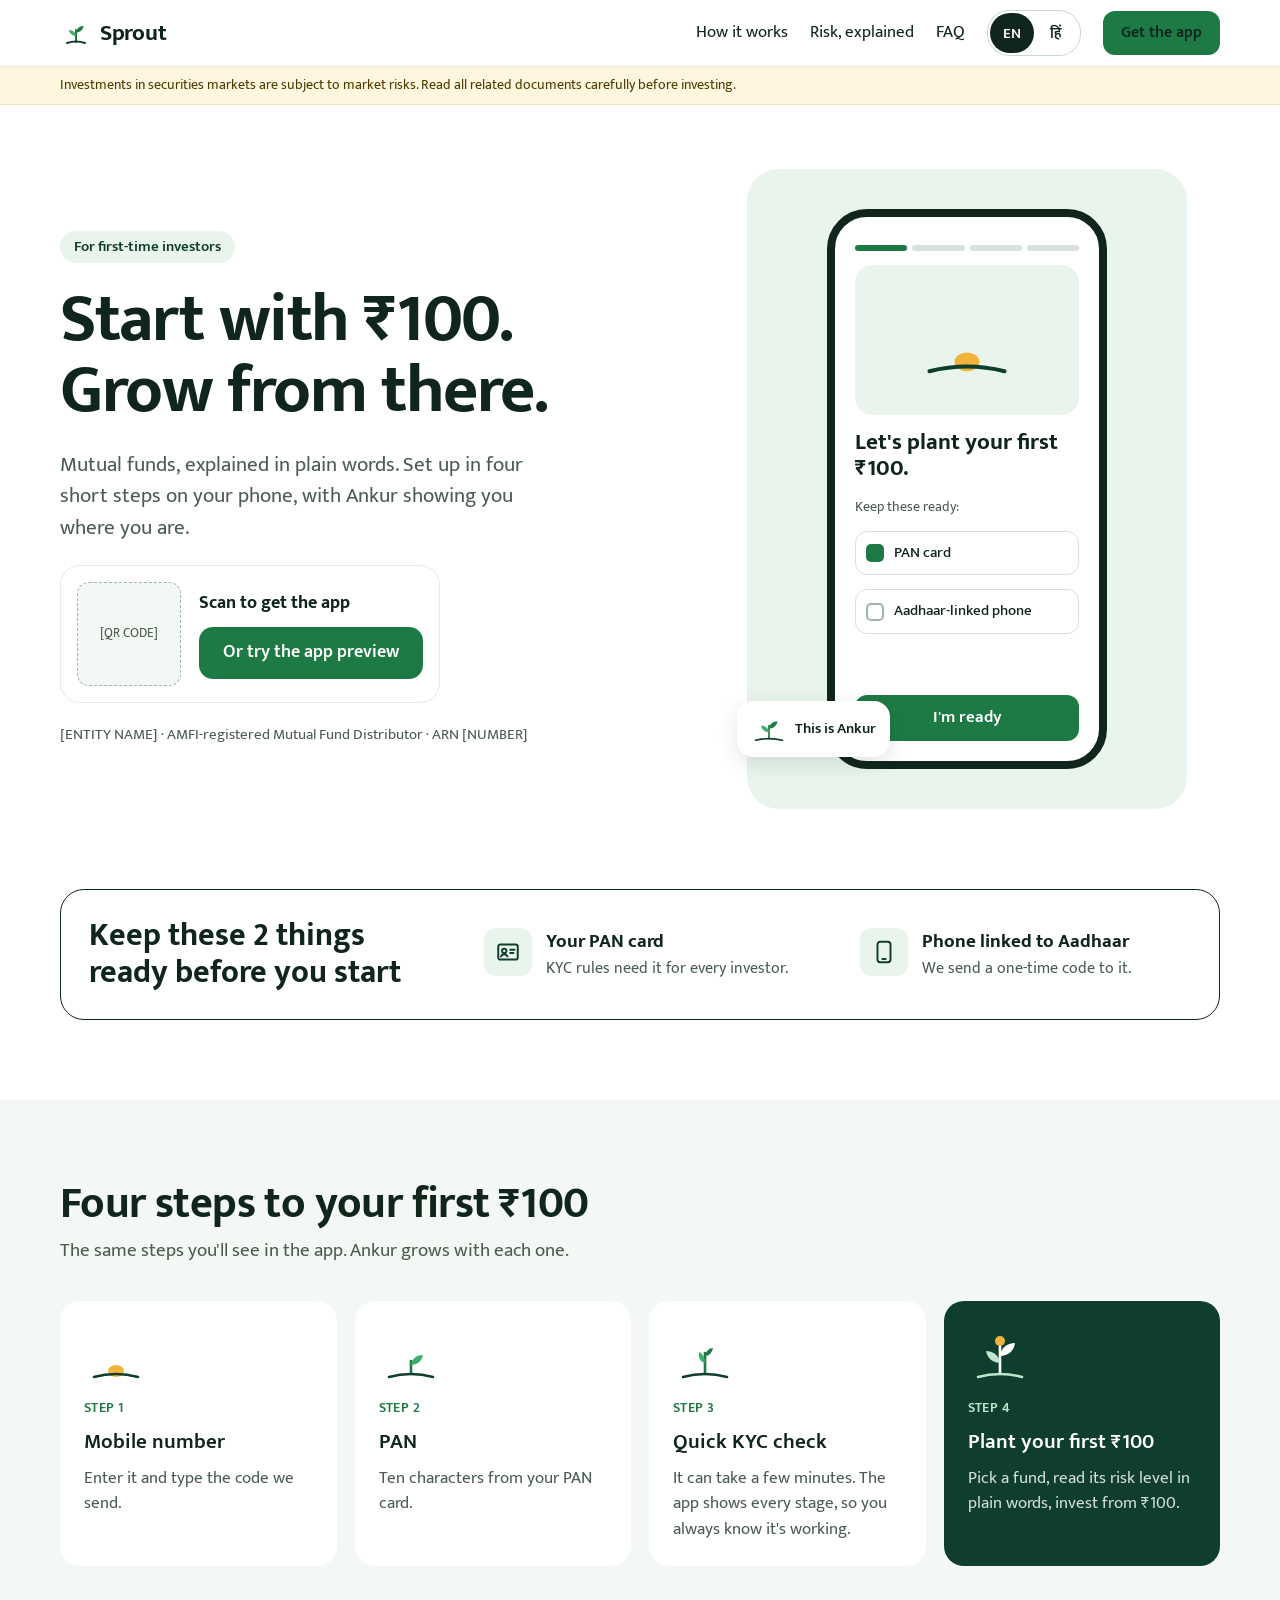
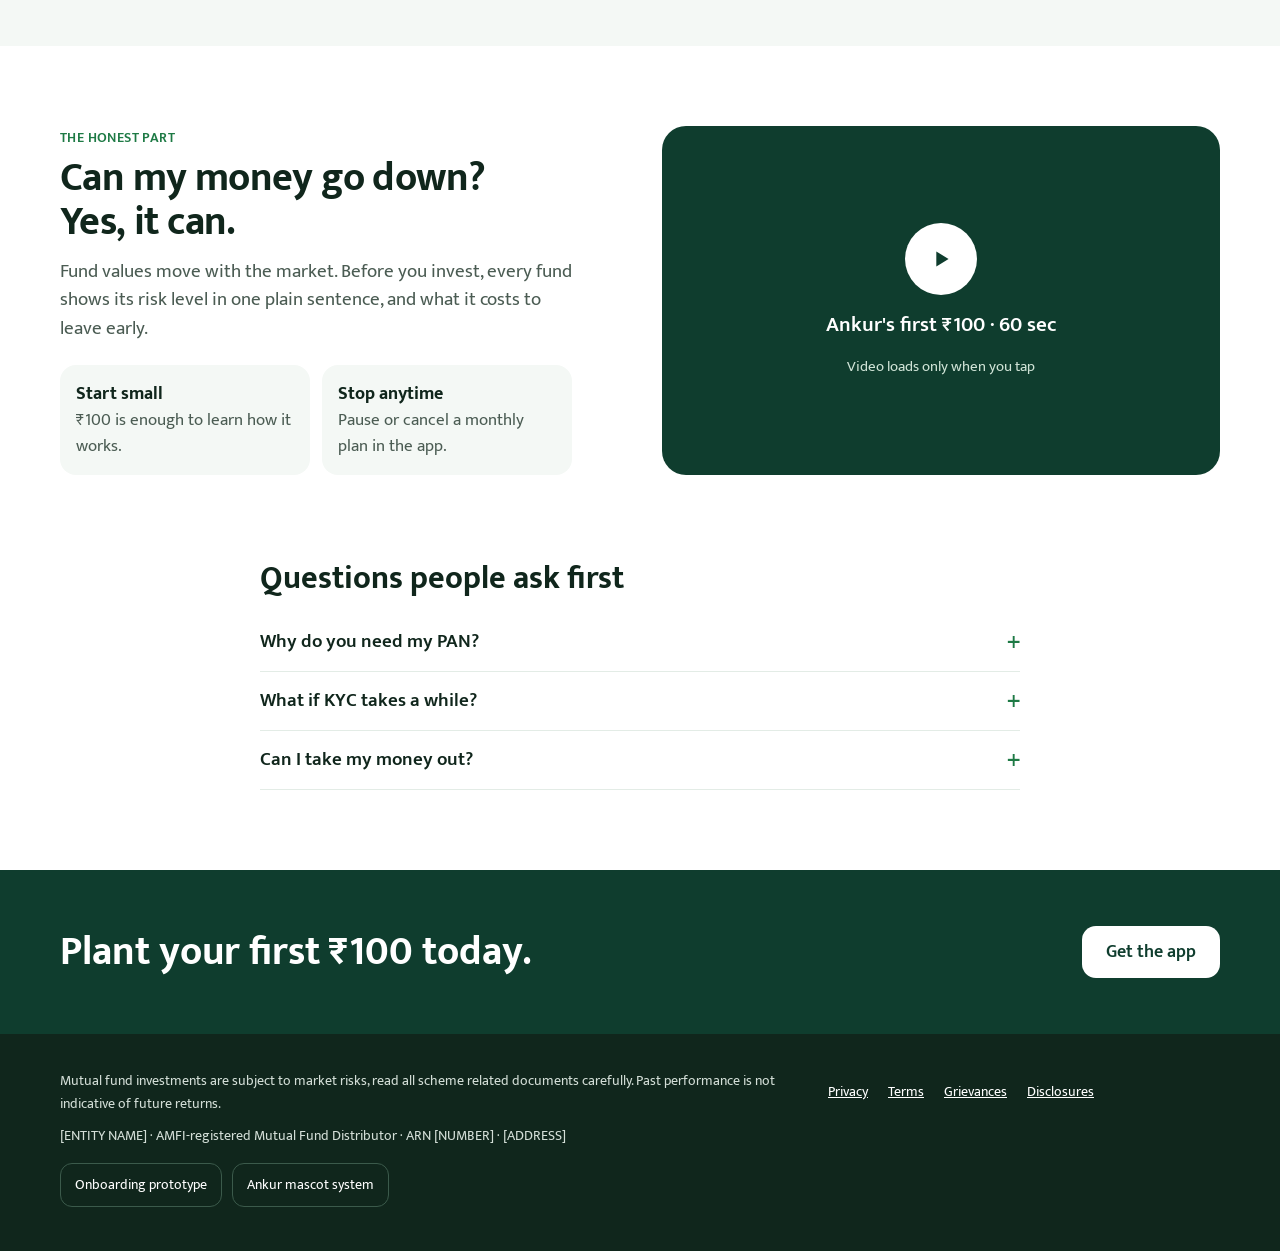
<file: public/index.html>
<!doctype html>
<html lang="en">
<head>
<meta charset="utf-8">
<meta name="viewport" content="width=device-width, initial-scale=1">
<title>Sprout — Start investing with ₹100</title>
<meta name="description" content="Sprout is a mobile investing app for first-time investors in India. Start mutual funds from ₹100.">
<link rel="icon" href="assets/favicon.svg" type="image/svg+xml">
<link rel="preconnect" href="https://fonts.googleapis.com">
<link rel="preconnect" href="https://fonts.gstatic.com" crossorigin>
<link rel="stylesheet" href="https://fonts.googleapis.com/css2?family=Mukta:wght@400;500;600;700&display=swap">
<link rel="stylesheet" href="assets/style.css">
</head>
<body>

<header class="site-header">
<div class="wrap">
<a href="#top" class="logo">
<svg width="32" height="32" viewBox="0 0 64 64" aria-hidden="true"><path d="M32 50 V26" stroke="#1E7A45" stroke-width="4" stroke-linecap="round"/><path d="M32 38 C25 38 19 33 18 26 C25 26 31 30 32 38 Z" fill="#3FAE6A"/><path d="M32 31 C33 23 39 18 47 18 C46 26 40 31 32 31 Z" fill="#1E7A45"/><path d="M14 52 Q32 46 50 52" fill="none" stroke="#0F3D2E" stroke-width="4" stroke-linecap="round"/></svg>
Sprout</a>
<nav class="nav" aria-label="Main">
<a class="link tap" href="#how">How it works</a>
<a class="link tap" href="#honest">Risk, explained</a>
<a class="link tap" href="#faq">FAQ</a>
<div class="lang" role="group" aria-label="Language">
<button type="button" data-lang="en" aria-pressed="true">EN</button>
<button type="button" data-lang="hi" aria-pressed="false">हिं</button>
</div>
<a class="btn btn-primary cta link" href="app/1.html">Get the app</a>
</nav>
</div>
</header>

<div class="disclaimer"><p data-en="Investments in securities markets are subject to market risks. Read all related documents carefully before investing." data-hi="प्रतिभूति बाज़ार में निवेश बाज़ार जोखिमों के अधीन है। निवेश से पहले सभी संबंधित दस्तावेज़ ध्यान से पढ़ें।">Investments in securities markets are subject to market risks. Read all related documents carefully before investing.</p></div>

<main id="top">
<section class="wrap hero">
<div class="hero-copy">
<span class="pill" data-en="For first-time investors" data-hi="पहली बार निवेश करने वालों के लिए">For first-time investors</span>
<h1 data-en="Start with ₹100.<br>Grow from there." data-hi="₹100 से शुरुआत करें।<br>फिर बढ़ते जाएँ।">Start with ₹100.<br>Grow from there.</h1>
<p class="lede" data-en="Mutual funds, explained in plain words. Set up in four short steps on your phone, with Ankur showing you where you are." data-hi="म्यूचुअल फंड, आसान शब्दों में। फ़ोन पर चार छोटे कदमों में शुरू करें, और अंकुर आपको हर कदम दिखाएगा।">Mutual funds, explained in plain words. Set up in four short steps on your phone, with Ankur showing you where you are.</p>
<div class="qr-box">
<div class="qr" role="img" aria-label="QR code placeholder">[QR CODE]</div>
<div style="display:flex;flex-direction:column;gap:10px">
<b style="font-size:18px" data-en="Scan to get the app" data-hi="ऐप पाने के लिए स्कैन करें">Scan to get the app</b>
<a class="btn btn-primary" href="app/1.html" data-en="Or try the app preview" data-hi="या ऐप का प्रीव्यू देखें">Or try the app preview</a>
</div>
</div>
<div class="mobile-cta">
<a class="btn btn-primary btn-block" href="app/1.html" data-en="Get the app" data-hi="ऐप डाउनलोड करें">Get the app</a>
<a class="btn btn-outline btn-block" href="#how" data-en="See the 4 steps" data-hi="4 कदम देखें">See the 4 steps</a>
</div>
<p class="muted" style="font-size:14.5px">[ENTITY NAME] · AMFI-registered Mutual Fund Distributor · ARN [NUMBER]</p>
</div>

<div class="hero-art">
<div class="stage">
<div class="big-ankur" style="text-align:center">
<svg width="150" height="150" viewBox="0 0 64 64" role="img" aria-label="Ankur, a small sprout with two leaves" style="margin:0 auto"><g class="sway"><path d="M32 49 V26" stroke="#1E7A45" stroke-width="2.6" stroke-linecap="round"/><path d="M32 38 C25 38 19 33 18 26 C25 26 31 30 32 38 Z" fill="#3FAE6A"/><path d="M32 31 C33 23 39 18 47 18 C46 26 40 31 32 31 Z" fill="#1E7A45"/></g><ellipse cx="32" cy="51" rx="6" ry="3" fill="#F2B33D"/><path d="M8 52 Q32 46 56 52" fill="none" stroke="#0F3D2E" stroke-width="2.6" stroke-linecap="round"/></svg>
<span style="font-size:15px;color:#0F3D2E;font-weight:500">Meet Ankur. It grows as you go.</span>
</div>
<div class="mini-phone" role="img" aria-label="Preview of the first app screen">
<div class="bar"><span class="on"></span><span></span><span></span><span></span></div>
<div style="background:#E8F4EC;border-radius:18px;height:150px;display:flex;align-items:center;justify-content:center">
<svg width="100" height="100" viewBox="0 0 64 64" aria-hidden="true"><ellipse cx="32" cy="46" rx="8" ry="6" fill="#F2B33D"/><path d="M8 52 Q32 46 56 52" fill="none" stroke="#0F3D2E" stroke-width="2.6" stroke-linecap="round"/></svg>
</div>
<div style="font-size:23px;line-height:1.15;font-weight:700">Let's plant your first ₹100.</div>
<div class="muted" style="font-size:14px">Keep these ready:</div>
<div class="mini-row"><span style="width:18px;height:18px;border-radius:5px;background:#1E7A45"></span>PAN card</div>
<div class="mini-row"><span style="width:18px;height:18px;border-radius:5px;border:2px solid #9FB6A8"></span>Aadhaar-linked phone</div>
<div style="margin-top:auto;background:#1E7A45;color:#fff;border-radius:12px;height:46px;display:flex;align-items:center;justify-content:center;font-weight:600">I'm ready</div>
</div>
<div class="badge-float">
<svg width="36" height="36" viewBox="0 0 64 64" aria-hidden="true"><g class="sway"><path d="M32 49 V26" stroke="#1E7A45" stroke-width="3" stroke-linecap="round"/><path d="M32 38 C25 38 19 33 18 26 C25 26 31 30 32 38 Z" fill="#3FAE6A"/><path d="M32 31 C33 23 39 18 47 18 C46 26 40 31 32 31 Z" fill="#1E7A45"/></g><path d="M8 52 Q32 46 56 52" fill="none" stroke="#0F3D2E" stroke-width="3" stroke-linecap="round"/></svg>
This is Ankur
</div>
</div>
</div>
</section>

<section class="wrap" aria-labelledby="ready" style="padding-bottom:80px">
<div class="ready">
<h2 id="ready">Keep these 2 things ready before you start</h2>
<div class="ready-item">
<div class="ico"><svg width="26" height="26" viewBox="0 0 24 24" fill="none" stroke="#0F3D2E" stroke-width="1.8" stroke-linecap="round" stroke-linejoin="round" aria-hidden="true"><rect x="3" y="5" width="18" height="14" rx="2"/><circle cx="8.5" cy="11" r="2"/><path d="M5.5 16c.6-1.4 1.7-2 3-2s2.4.6 3 2M14 10h4M14 13h3"/></svg></div>
<div><b style="font-size:19px">Your PAN card</b><div class="muted" style="font-size:16px">KYC rules need it for every investor.</div></div>
</div>
<div class="ready-item">
<div class="ico"><svg width="26" height="26" viewBox="0 0 24 24" fill="none" stroke="#0F3D2E" stroke-width="1.8" stroke-linecap="round" stroke-linejoin="round" aria-hidden="true"><rect x="6" y="2.5" width="12" height="19" rx="2.5"/><path d="M10.5 18.5h3"/></svg></div>
<div><b style="font-size:19px">Phone linked to Aadhaar</b><div class="muted" style="font-size:16px">We send a one-time code to it.</div></div>
</div>
</div>
</section>

<section id="how" aria-labelledby="howh" style="background:#F4F8F5">
<div class="wrap section">
<h2 id="howh" class="h2">Four steps to your first ₹100</h2>
<p class="muted" style="font-size:19px;margin-top:8px">The same steps you'll see in the app. Ankur grows with each one.</p>
<ol class="steps">
<li><svg width="64" height="64" viewBox="0 0 64 64" aria-hidden="true"><ellipse cx="32" cy="46" rx="8" ry="6" fill="#F2B33D"/><path d="M10 52 Q32 46 54 52" fill="none" stroke="#0F3D2E" stroke-width="2.6" stroke-linecap="round"/></svg><span class="eyebrow">Step 1</span><span class="t">Mobile number</span><span class="muted">Enter it and type the code we send.</span></li>
<li><svg width="64" height="64" viewBox="0 0 64 64" aria-hidden="true"><path d="M32 49 V36" stroke="#1E7A45" stroke-width="2.6" stroke-linecap="round"/><path d="M32 40 C33 33 38 30 44 30 C43 36 38 40 32 40 Z" fill="#3FAE6A"/><path d="M10 52 Q32 46 54 52" fill="none" stroke="#0F3D2E" stroke-width="2.6" stroke-linecap="round"/></svg><span class="eyebrow">Step 2</span><span class="t">PAN</span><span class="muted">Ten characters from your PAN card.</span></li>
<li><svg width="64" height="64" viewBox="0 0 64 64" aria-hidden="true"><path d="M32 49 V28" stroke="#1E7A45" stroke-width="2.6" stroke-linecap="round"/><path d="M32 38 C27 37 25 32 26 27 C30 29 32 33 32 38 Z" fill="#3FAE6A"/><path d="M32 31 C33 26 36 23 40 23 C39 28 36 31 32 31 Z" fill="#1E7A45"/><path d="M10 52 Q32 46 54 52" fill="none" stroke="#0F3D2E" stroke-width="2.6" stroke-linecap="round"/></svg><span class="eyebrow">Step 3</span><span class="t">Quick KYC check</span><span class="muted">It can take a few minutes. The app shows every stage, so you always know it's working.</span></li>
<li class="last"><svg width="64" height="64" viewBox="0 0 64 64" aria-hidden="true"><path d="M32 49 V20" stroke="#FFFFFF" stroke-width="2.6" stroke-linecap="round"/><path d="M32 38 C25 38 19 33 18 26 C25 26 31 30 32 38 Z" fill="#BFE6CC"/><path d="M32 31 C33 23 39 18 47 18 C46 26 40 31 32 31 Z" fill="#FFFFFF"/><circle cx="32" cy="16" r="5" fill="#F2B33D"/><path d="M10 52 Q32 46 54 52" fill="none" stroke="#BFE6CC" stroke-width="2.6" stroke-linecap="round"/></svg><span class="eyebrow">Step 4</span><span class="t">Plant your first ₹100</span><span class="muted">Pick a fund, read its risk level in plain words, invest from ₹100.</span></li>
</ol>
</div>
</section>

<section id="honest" class="wrap section split">
<div>
<div class="eyebrow" style="margin-bottom:8px">The honest part</div>
<h2 class="h2" style="font-size:clamp(28px,3.6vw,40px)">Can my money go down?<br>Yes, it can.</h2>
<p class="muted" style="font-size:19px;margin-top:14px;max-width:32rem">Fund values move with the market. Before you invest, every fund shows its risk level in one plain sentence, and what it costs to leave early.</p>
<div class="tiles">
<div class="tile"><b>Start small</b><span class="muted">₹100 is enough to learn how it works.</span></div>
<div class="tile"><b>Stop anytime</b><span class="muted">Pause or cancel a monthly plan in the app.</span></div>
</div>
</div>
<div>
<button type="button" class="video" aria-label="Play video: Ankur's first ₹100, 60 seconds">
<span class="play"><svg width="28" height="28" viewBox="0 0 24 24" aria-hidden="true"><path d="M8 5.5v13l10.5-6.5z" fill="#0F3D2E"/></svg></span>
<span style="font-size:21px;font-weight:600">Ankur's first ₹100 · 60 sec</span>
<span style="font-size:15px;color:#CFE3D6">Video loads only when you tap</span>
</button>
</div>
</section>

<section id="faq" class="wrap faq" aria-labelledby="faqh" style="padding-bottom:80px">
<h2 id="faqh" style="font-size:clamp(24px,3vw,32px);margin-bottom:10px">Questions people ask first</h2>
<details><summary>Why do you need my PAN?</summary><p>KYC rules require a PAN for every mutual fund investor. We use it only to verify who you are.</p></details>
<details><summary>What if KYC takes a while?</summary><p>You can close the app. We'll send a notification the moment you're verified.</p></details>
<details><summary>Can I take my money out?</summary><p>Yes. Some funds have an exit load or lock-in. We show it clearly before you invest.</p></details>
</section>

<section class="band">
<div class="wrap">
<h2>Plant your first ₹100 today.</h2>
<a class="btn btn-light" href="app/1.html">Get the app</a>
</div>
</section>
</main>

<footer class="site">
<div class="wrap">
<div style="flex:2 1 420px;display:flex;flex-direction:column;gap:10px">
<p>Mutual fund investments are subject to market risks, read all scheme related documents carefully. Past performance is not indicative of future returns.</p>
<p>[ENTITY NAME] · AMFI-registered Mutual Fund Distributor · ARN [NUMBER] · [ADDRESS]</p>
<div class="design-links"><a href="app/1.html">Onboarding prototype</a><a href="mascot.html">Ankur mascot system</a></div>
</div>
<nav class="legal" aria-label="Legal" style="flex:1 1 240px">
<a class="tap" href="#privacy">Privacy</a><a class="tap" href="#terms">Terms</a><a class="tap" href="#grievance">Grievances</a><a class="tap" href="#disclosures">Disclosures</a>
</nav>
</div>
</footer>

<script>
(function(){
  var btns=document.querySelectorAll('.lang button');
  function setLang(l){
    document.documentElement.lang=l;
    btns.forEach(function(b){b.setAttribute('aria-pressed',b.dataset.lang===l?'true':'false')});
    document.querySelectorAll('[data-en]').forEach(function(el){el.innerHTML=el.getAttribute('data-'+l)||el.getAttribute('data-en')});
  }
  btns.forEach(function(b){b.addEventListener('click',function(){setLang(b.dataset.lang)})});
})();
</script>
</body>
</html>
</file>
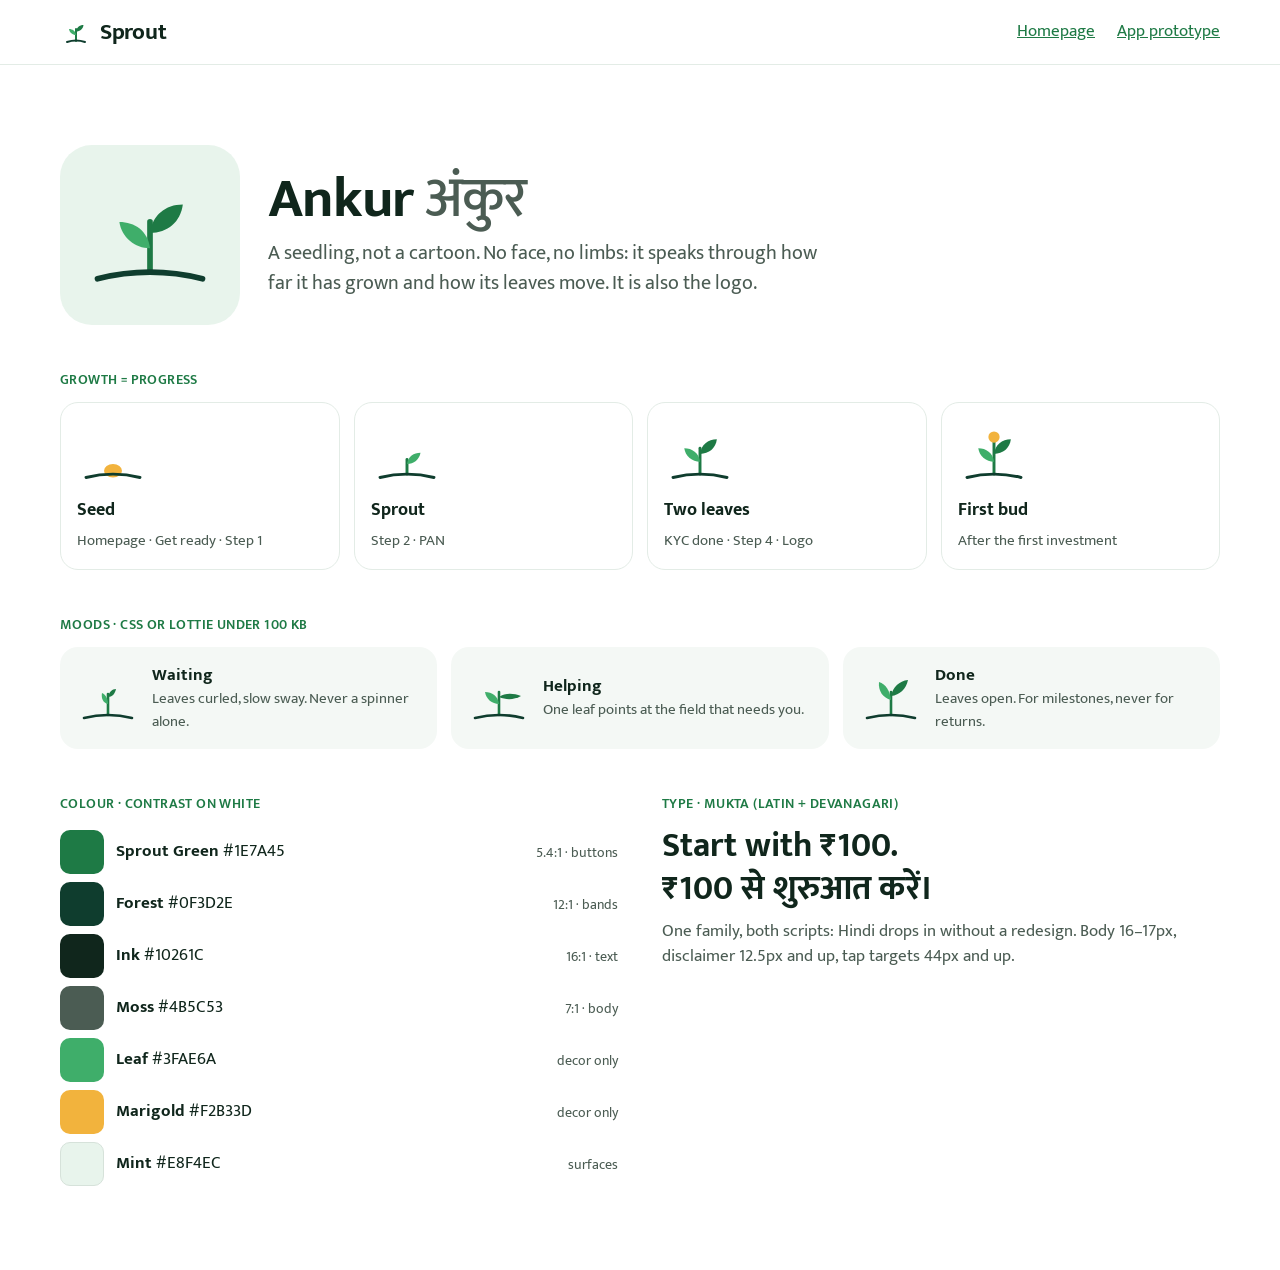
<file: public/mascot.html>
<!doctype html>
<html lang="en">
<head>
<meta charset="utf-8">
<meta name="viewport" content="width=device-width, initial-scale=1">
<title>Sprout · Ankur mascot system</title>
<link rel="icon" href="assets/favicon.svg" type="image/svg+xml">
<link rel="stylesheet" href="https://fonts.googleapis.com/css2?family=Mukta:wght@400;500;600;700&display=swap">
<link rel="stylesheet" href="assets/style.css">
</head>
<body>
<header class="site-header"><div class="wrap">
<a href="index.html" class="logo"><svg width="32" height="32" viewBox="0 0 64 64" aria-hidden="true"><path d="M32 50 V26" stroke="#1E7A45" stroke-width="4" stroke-linecap="round"/><path d="M32 38 C25 38 19 33 18 26 C25 26 31 30 32 38 Z" fill="#3FAE6A"/><path d="M32 31 C33 23 39 18 47 18 C46 26 40 31 32 31 Z" fill="#1E7A45"/><path d="M14 52 Q32 46 50 52" fill="none" stroke="#0F3D2E" stroke-width="4" stroke-linecap="round"/></svg>Sprout</a>
<nav class="nav" aria-label="Main"><a class="tap" href="index.html">Homepage</a><a class="tap" href="app/1.html">App prototype</a></nav>
</div></header>

<main class="wrap section" style="display:flex;flex-direction:column;gap:44px">
<section style="display:flex;flex-wrap:wrap;gap:28px;align-items:center">
<div style="width:180px;height:180px;border-radius:32px;background:#E8F4EC;display:flex;align-items:center;justify-content:center;flex:none">
<svg width="140" height="140" viewBox="0 0 64 64" role="img" aria-label="Ankur"><g class="sway"><path d="M32 49 V26" stroke="#1E7A45" stroke-width="2.6" stroke-linecap="round"/><path d="M32 38 C25 38 19 33 18 26 C25 26 31 30 32 38 Z" fill="#3FAE6A"/><path d="M32 31 C33 23 39 18 47 18 C46 26 40 31 32 31 Z" fill="#1E7A45"/></g><path d="M8 52 Q32 46 56 52" fill="none" stroke="#0F3D2E" stroke-width="2.6" stroke-linecap="round"/></svg>
</div>
<div style="flex:1 1 320px">
<h1 style="font-size:clamp(40px,6vw,56px);line-height:1;letter-spacing:-1px">Ankur <span style="font-weight:500;color:#4B5C53">अंकुर</span></h1>
<p class="muted" style="font-size:20px;margin-top:10px;max-width:36rem">A seedling, not a cartoon. No face, no limbs: it speaks through how far it has grown and how its leaves move. It is also the logo.</p>
</div>
</section>

<section>
<h2 class="eyebrow" style="margin-bottom:12px">Growth = progress</h2>
<div class="mascot-grid">
<div class="card"><svg width="72" height="72" viewBox="0 0 64 64" aria-hidden="true"><ellipse cx="32" cy="46" rx="8" ry="6" fill="#F2B33D"/><path d="M8 52 Q32 46 56 52" fill="none" stroke="#0F3D2E" stroke-width="2.6" stroke-linecap="round"/></svg><b style="font-size:18px">Seed</b><span class="muted" style="font-size:15px">Homepage · Get ready · Step 1</span></div>
<div class="card"><svg width="72" height="72" viewBox="0 0 64 64" aria-hidden="true"><path d="M32 49 V36" stroke="#1E7A45" stroke-width="2.6" stroke-linecap="round"/><path d="M32 40 C33 33 38 30 44 30 C43 36 38 40 32 40 Z" fill="#3FAE6A"/><path d="M8 52 Q32 46 56 52" fill="none" stroke="#0F3D2E" stroke-width="2.6" stroke-linecap="round"/></svg><b style="font-size:18px">Sprout</b><span class="muted" style="font-size:15px">Step 2 · PAN</span></div>
<div class="card"><svg width="72" height="72" viewBox="0 0 64 64" aria-hidden="true"><path d="M32 49 V26" stroke="#1E7A45" stroke-width="2.6" stroke-linecap="round"/><path d="M32 38 C25 38 19 33 18 26 C25 26 31 30 32 38 Z" fill="#3FAE6A"/><path d="M32 31 C33 23 39 18 47 18 C46 26 40 31 32 31 Z" fill="#1E7A45"/><path d="M8 52 Q32 46 56 52" fill="none" stroke="#0F3D2E" stroke-width="2.6" stroke-linecap="round"/></svg><b style="font-size:18px">Two leaves</b><span class="muted" style="font-size:15px">KYC done · Step 4 · Logo</span></div>
<div class="card"><svg width="72" height="72" viewBox="0 0 64 64" aria-hidden="true"><path d="M32 49 V20" stroke="#1E7A45" stroke-width="2.6" stroke-linecap="round"/><path d="M32 38 C25 38 19 33 18 26 C25 26 31 30 32 38 Z" fill="#3FAE6A"/><path d="M32 31 C33 23 39 18 47 18 C46 26 40 31 32 31 Z" fill="#1E7A45"/><circle cx="32" cy="16" r="5" fill="#F2B33D"/><path d="M8 52 Q32 46 56 52" fill="none" stroke="#0F3D2E" stroke-width="2.6" stroke-linecap="round"/></svg><b style="font-size:18px">First bud</b><span class="muted" style="font-size:15px">After the first investment</span></div>
</div>
</section>

<section>
<h2 class="eyebrow" style="margin-bottom:12px">Moods · CSS or Lottie under 100 KB</h2>
<div class="mascot-grid">
<div class="card" style="background:#F4F8F5;border:0;flex-direction:row;align-items:center;gap:12px"><svg width="64" height="64" viewBox="0 0 64 64" aria-hidden="true" style="flex:none"><path d="M32 49 V28" stroke="#1E7A45" stroke-width="2.6" stroke-linecap="round"/><path d="M32 38 C27 37 25 32 26 27 C30 29 32 33 32 38 Z" fill="#3FAE6A"/><path d="M32 31 C33 26 36 23 40 23 C39 28 36 31 32 31 Z" fill="#1E7A45"/><path d="M8 52 Q32 46 56 52" fill="none" stroke="#0F3D2E" stroke-width="2.6" stroke-linecap="round"/></svg><div><b>Waiting</b><div class="muted" style="font-size:15px">Leaves curled, slow sway. Never a spinner alone.</div></div></div>
<div class="card" style="background:#F4F8F5;border:0;flex-direction:row;align-items:center;gap:12px"><svg width="64" height="64" viewBox="0 0 64 64" aria-hidden="true" style="flex:none"><path d="M32 49 V26" stroke="#1E7A45" stroke-width="2.6" stroke-linecap="round"/><path d="M32 38 C25 38 19 33 18 26 C25 26 31 30 32 38 Z" fill="#3FAE6A"/><path d="M32 31 C38 27 46 27 54 30 C47 34 39 34 32 31 Z" fill="#1E7A45"/><path d="M8 52 Q32 46 56 52" fill="none" stroke="#0F3D2E" stroke-width="2.6" stroke-linecap="round"/></svg><div><b>Helping</b><div class="muted" style="font-size:15px">One leaf points at the field that needs you.</div></div></div>
<div class="card" style="background:#F4F8F5;border:0;flex-direction:row;align-items:center;gap:12px"><svg width="64" height="64" viewBox="0 0 64 64" aria-hidden="true" style="flex:none"><path d="M32 49 V26" stroke="#1E7A45" stroke-width="2.6" stroke-linecap="round"/><path d="M32 34 C24 32 19 25 20 16 C27 18 31 25 32 34 Z" fill="#3FAE6A"/><path d="M32 30 C34 21 40 15 49 14 C47 23 41 29 32 30 Z" fill="#1E7A45"/><path d="M8 52 Q32 46 56 52" fill="none" stroke="#0F3D2E" stroke-width="2.6" stroke-linecap="round"/></svg><div><b>Done</b><div class="muted" style="font-size:15px">Leaves open. For milestones, never for returns.</div></div></div>
</div>
</section>

<section style="display:flex;flex-wrap:wrap;gap:44px">
<div style="flex:1 1 340px">
<h2 class="eyebrow" style="margin-bottom:12px">Colour · contrast on white</h2>
<div class="swatch"><span class="c" style="background:#1E7A45"></span><span style="flex:1"><b>Sprout Green</b> #1E7A45</span><span class="muted" style="font-size:14px">5.4:1 · buttons</span></div>
<div class="swatch"><span class="c" style="background:#0F3D2E"></span><span style="flex:1"><b>Forest</b> #0F3D2E</span><span class="muted" style="font-size:14px">12:1 · bands</span></div>
<div class="swatch"><span class="c" style="background:#10261C"></span><span style="flex:1"><b>Ink</b> #10261C</span><span class="muted" style="font-size:14px">16:1 · text</span></div>
<div class="swatch"><span class="c" style="background:#4B5C53"></span><span style="flex:1"><b>Moss</b> #4B5C53</span><span class="muted" style="font-size:14px">7:1 · body</span></div>
<div class="swatch"><span class="c" style="background:#3FAE6A"></span><span style="flex:1"><b>Leaf</b> #3FAE6A</span><span class="muted" style="font-size:14px">decor only</span></div>
<div class="swatch"><span class="c" style="background:#F2B33D"></span><span style="flex:1"><b>Marigold</b> #F2B33D</span><span class="muted" style="font-size:14px">decor only</span></div>
<div class="swatch"><span class="c" style="background:#E8F4EC;border:1px solid #D6E2DA"></span><span style="flex:1"><b>Mint</b> #E8F4EC</span><span class="muted" style="font-size:14px">surfaces</span></div>
</div>
<div style="flex:1 1 340px">
<h2 class="eyebrow" style="margin-bottom:12px">Type · Mukta (Latin + Devanagari)</h2>
<div style="font-size:34px;font-weight:700;line-height:1.2">Start with ₹100.</div>
<div style="font-size:34px;font-weight:700;line-height:1.3">₹100 से शुरुआत करें।</div>
<p class="muted" style="margin-top:8px">One family, both scripts: Hindi drops in without a redesign. Body 16–17px, disclaimer 12.5px and up, tap targets 44px and up.</p>
</div>
</section>
</main>
</body>
</html>
</file>
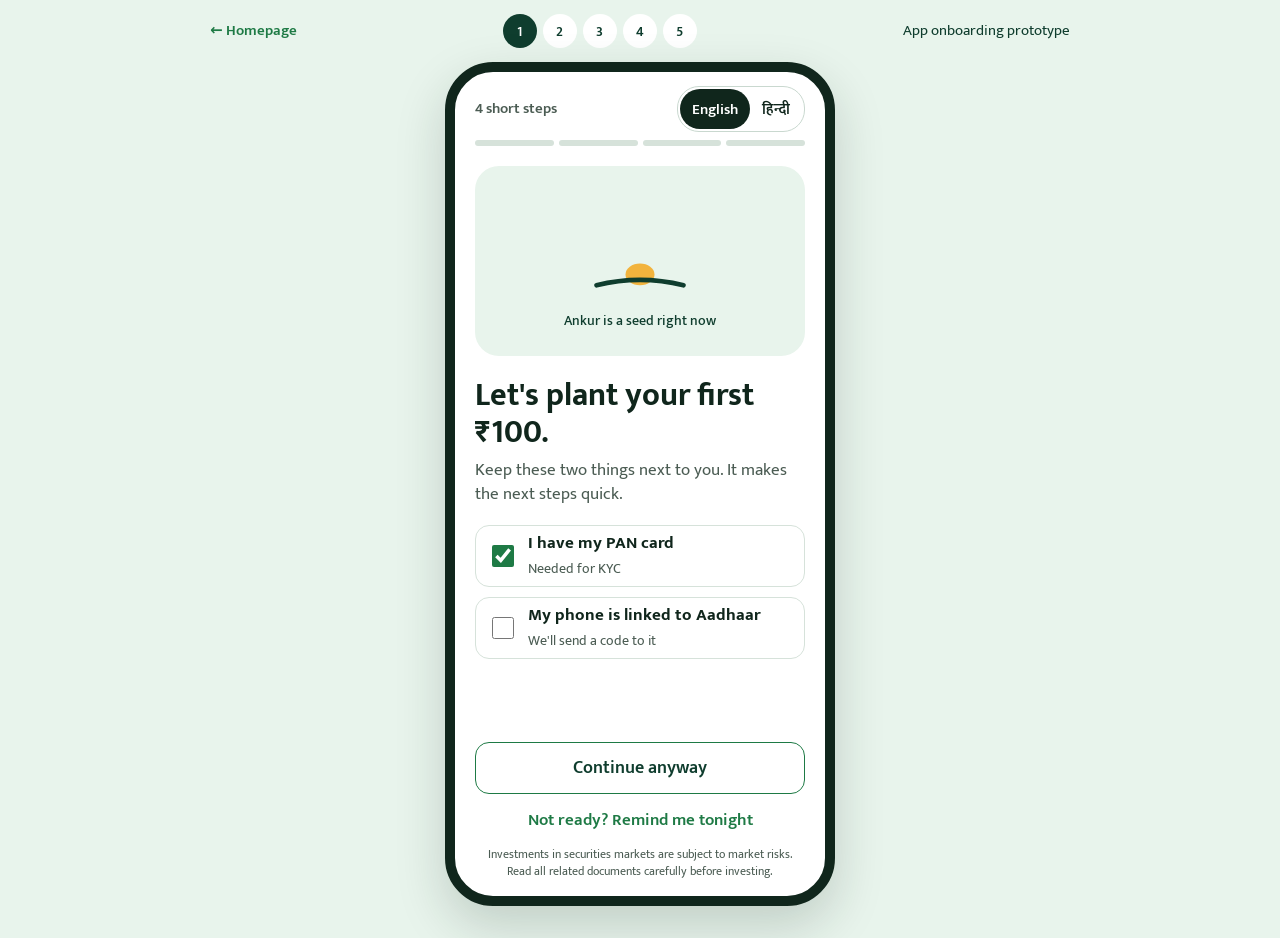
<file: public/app/1.html>
<!doctype html>
<html lang="en">
<head>
<meta charset="utf-8">
<meta name="viewport" content="width=device-width, initial-scale=1">
<title>Sprout app · Get ready</title>
<link rel="icon" href="../assets/favicon.svg" type="image/svg+xml">
<link rel="stylesheet" href="https://fonts.googleapis.com/css2?family=Mukta:wght@400;500;600;700&display=swap">
<link rel="stylesheet" href="../assets/style.css">
</head>
<body class="app">
<nav class="proto-bar" aria-label="Prototype">
<a href="../index.html">← Homepage</a>
<div class="proto-dots"><a href="1.html" aria-current="page">1</a><a href="2.html">2</a><a href="3.html">3</a><a href="4.html">4</a><a href="5.html">5</a></div>
<span>App onboarding prototype</span>
</nav>
<main class="phone">
<div class="screen">
<div class="topbar">
<span class="step-label">4 short steps</span>
<div class="lang" role="group" aria-label="App language">
<button type="button" aria-pressed="true">English</button>
<button type="button" aria-pressed="false">हिन्दी</button>
</div>
</div>
<div class="bar" aria-hidden="true" style="margin-top:8px"><span></span><span></span><span></span><span></span></div>

<div style="margin-top:20px;background:#E8F4EC;border-radius:24px;height:190px;display:flex;flex-direction:column;align-items:center;justify-content:center;gap:4px">
<svg width="116" height="116" viewBox="0 0 64 64" role="img" aria-label="Ankur as a seed, not yet sprouted"><ellipse cx="32" cy="46" rx="8" ry="6" fill="#F2B33D"/><path d="M8 52 Q32 46 56 52" fill="none" stroke="#0F3D2E" stroke-width="2.6" stroke-linecap="round"/></svg>
<span style="font-size:14px;color:#0F3D2E;font-weight:500">Ankur is a seed right now</span>
</div>

<h1 class="scr-h1" style="font-size:32px;margin-top:22px">Let's plant your first ₹100.</h1>
<p class="scr-sub" style="margin-bottom:8px">Keep these two things next to you. It makes the next steps quick.</p>

<label class="check-row"><input type="checkbox" id="c1" checked><span><b style="font-size:17px;display:block">I have my PAN card</b><span class="muted" style="font-size:14px">Needed for KYC</span></span></label>
<label class="check-row"><input type="checkbox" id="c2"><span><b style="font-size:17px;display:block">My phone is linked to Aadhaar</b><span class="muted" style="font-size:14px">We'll send a code to it</span></span></label>

<div class="spacer"></div>
<a id="cta" class="btn btn-outline btn-block" href="2.html" style="border-color:#1E7A45">Continue anyway</a>
<a class="tap" href="#remind" style="justify-content:center;font-weight:600;text-decoration:none;margin-top:4px">Not ready? Remind me tonight</a>
<p class="muted" style="font-size:12px;line-height:1.4;text-align:center;margin-top:4px">Investments in securities markets are subject to market risks. Read all related documents carefully before investing.</p>
</div>
</main>
<script>
(function(){
  var c1=document.getElementById('c1'),c2=document.getElementById('c2'),cta=document.getElementById('cta');
  function upd(){var ok=c1.checked&&c2.checked;cta.textContent=ok?"I'm ready":'Continue anyway';cta.className=ok?'btn btn-primary btn-block':'btn btn-outline btn-block';cta.style.borderColor=ok?'':'#1E7A45';}
  c1.addEventListener('change',upd);c2.addEventListener('change',upd);upd();
  var lb=document.querySelectorAll('.lang button');
  lb.forEach(function(b){b.addEventListener('click',function(){lb.forEach(function(x){x.setAttribute('aria-pressed',x===b?'true':'false')})})});
})();
</script>
</body>
</html>
</file>
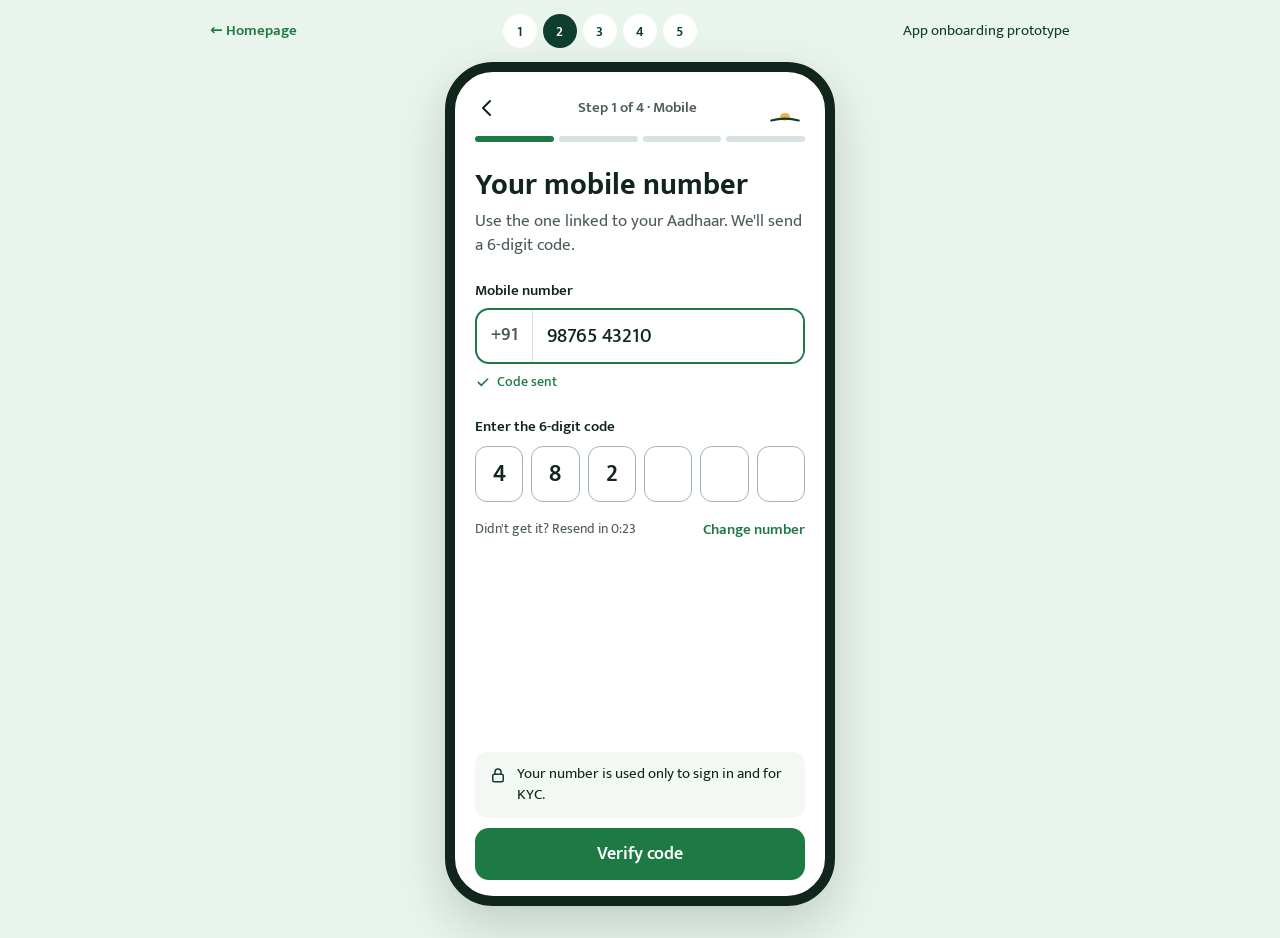
<file: public/app/2.html>
<!doctype html>
<html lang="en">
<head>
<meta charset="utf-8">
<meta name="viewport" content="width=device-width, initial-scale=1">
<title>Sprout app · Mobile number</title>
<link rel="icon" href="../assets/favicon.svg" type="image/svg+xml">
<link rel="stylesheet" href="https://fonts.googleapis.com/css2?family=Mukta:wght@400;500;600;700&display=swap">
<link rel="stylesheet" href="../assets/style.css">
</head>
<body class="app">
<nav class="proto-bar" aria-label="Prototype">
<a href="../index.html">← Homepage</a>
<div class="proto-dots"><a href="1.html">1</a><a href="2.html" aria-current="page">2</a><a href="3.html">3</a><a href="4.html">4</a><a href="5.html">5</a></div>
<span>App onboarding prototype</span>
</nav>
<main class="phone">
<div class="screen">
<div class="topbar">
<a class="back" href="1.html" aria-label="Back"><svg width="24" height="24" viewBox="0 0 24 24" fill="none" stroke="#10261C" stroke-width="2" stroke-linecap="round" stroke-linejoin="round" aria-hidden="true"><path d="M15 5l-7 7 7 7"/></svg></a>
<span class="step-label">Step 1 of 4 · Mobile</span>
<svg width="40" height="40" viewBox="0 0 64 64" role="img" aria-label="Ankur, seed stage"><ellipse cx="32" cy="46" rx="8" ry="6" fill="#F2B33D"/><path d="M10 52 Q32 46 54 52" fill="none" stroke="#0F3D2E" stroke-width="3.5" stroke-linecap="round"/></svg>
</div>
<div class="bar" aria-hidden="true" style="margin-top:6px"><span class="on"></span><span></span><span></span><span></span></div>

<h1 class="scr-h1">Your mobile number</h1>
<p class="scr-sub" style="margin-bottom:22px">Use the one linked to your Aadhaar. We'll send a 6-digit code.</p>

<label class="field-label" for="mob">Mobile number</label>
<div style="display:flex;align-items:stretch;min-height:56px;border:2px solid #1E7A45;border-radius:14px;overflow:hidden">
<span style="padding:0 14px;font-size:18px;font-weight:600;color:#4B5C53;border-right:1px solid #D6E2DA;display:flex;align-items:center">+91</span>
<input id="mob" type="tel" inputmode="numeric" value="98765 43210" style="flex:1;min-width:0;border:0;outline:none;padding:0 14px;font-family:inherit;font-size:20px;font-weight:500;color:#10261C">
</div>
<div style="display:flex;align-items:center;gap:6px;margin-top:8px;font-size:14px;color:#1E7A45;font-weight:500"><svg width="16" height="16" viewBox="0 0 24 24" fill="none" stroke="#1E7A45" stroke-width="2.4" stroke-linecap="round" stroke-linejoin="round" aria-hidden="true"><path d="M5 12.5l4.5 4.5L19 7.5"/></svg>Code sent</div>

<fieldset style="margin-top:24px">
<legend class="field-label" style="margin-bottom:8px">Enter the 6-digit code</legend>
<div class="otp">
<input aria-label="Digit 1" inputmode="numeric" maxlength="1" value="4">
<input aria-label="Digit 2" inputmode="numeric" maxlength="1" value="8">
<input aria-label="Digit 3" inputmode="numeric" maxlength="1" value="2">
<input aria-label="Digit 4" inputmode="numeric" maxlength="1">
<input aria-label="Digit 5" inputmode="numeric" maxlength="1">
<input aria-label="Digit 6" inputmode="numeric" maxlength="1">
</div>
</fieldset>
<div style="display:flex;justify-content:space-between;align-items:center;margin-top:6px">
<span class="muted" style="font-size:14px">Didn't get it? Resend in <span id="t">0:24</span></span>
<a class="tap" href="#edit" style="font-size:15px;font-weight:600;text-decoration:none">Change number</a>
</div>

<div class="spacer"></div>
<div class="note"><svg width="18" height="18" viewBox="0 0 24 24" fill="none" stroke="#0F3D2E" stroke-width="2" stroke-linecap="round" stroke-linejoin="round" aria-hidden="true" style="flex:none;margin-top:2px"><rect x="5" y="11" width="14" height="10" rx="2"/><path d="M8 11V8a4 4 0 0 1 8 0v3"/></svg>Your number is used only to sign in and for KYC.</div>
<a class="btn btn-primary btn-block" href="3.html" style="margin-top:10px">Verify code</a>
</div>
</main>
<script>
(function(){
  var inputs=document.querySelectorAll('.otp input');
  inputs.forEach(function(inp,i){inp.addEventListener('input',function(){if(inp.value&&inputs[i+1])inputs[i+1].focus()})});
  var s=24,t=document.getElementById('t');
  var iv=setInterval(function(){s--;if(s<=0){clearInterval(iv);t.parentNode.innerHTML='<a href="#resend" style="font-weight:600">Resend code</a>';return;}t.textContent='0:'+(s<10?'0'+s:s)},1000);
})();
</script>
</body>
</html>
</file>
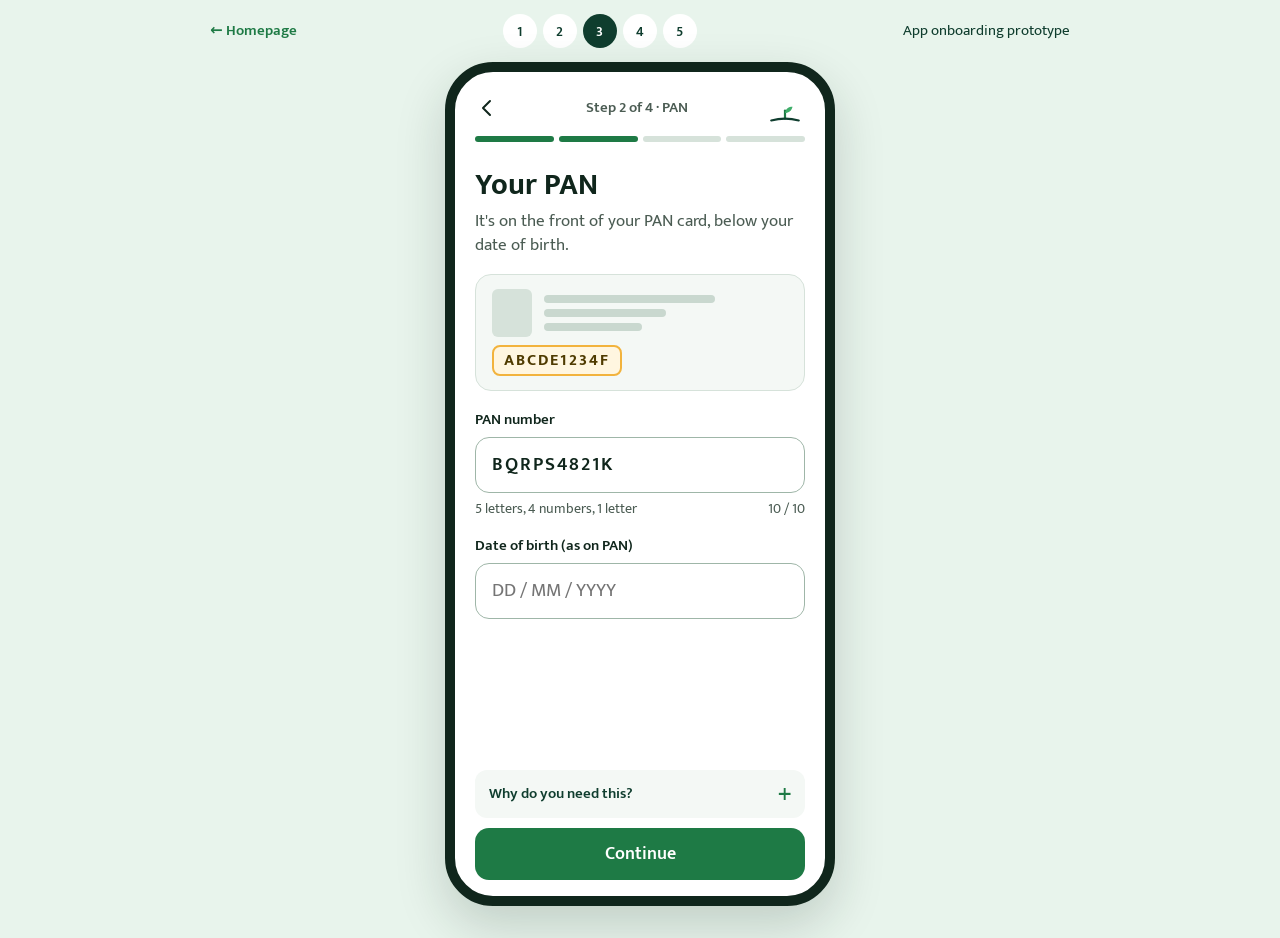
<file: public/app/3.html>
<!doctype html>
<html lang="en">
<head>
<meta charset="utf-8">
<meta name="viewport" content="width=device-width, initial-scale=1">
<title>Sprout app · PAN</title>
<link rel="icon" href="../assets/favicon.svg" type="image/svg+xml">
<link rel="stylesheet" href="https://fonts.googleapis.com/css2?family=Mukta:wght@400;500;600;700&display=swap">
<link rel="stylesheet" href="../assets/style.css">
</head>
<body class="app">
<nav class="proto-bar" aria-label="Prototype">
<a href="../index.html">← Homepage</a>
<div class="proto-dots"><a href="1.html">1</a><a href="2.html">2</a><a href="3.html" aria-current="page">3</a><a href="4.html">4</a><a href="5.html">5</a></div>
<span>App onboarding prototype</span>
</nav>
<main class="phone">
<div class="screen">
<div class="topbar">
<a class="back" href="2.html" aria-label="Back"><svg width="24" height="24" viewBox="0 0 24 24" fill="none" stroke="#10261C" stroke-width="2" stroke-linecap="round" stroke-linejoin="round" aria-hidden="true"><path d="M15 5l-7 7 7 7"/></svg></a>
<span class="step-label">Step 2 of 4 · PAN</span>
<svg width="40" height="40" viewBox="0 0 64 64" role="img" aria-label="Ankur, sprout stage"><path d="M32 49 V36" stroke="#1E7A45" stroke-width="3.5" stroke-linecap="round"/><path d="M32 40 C33 33 38 30 44 30 C43 36 38 40 32 40 Z" fill="#3FAE6A"/><path d="M10 52 Q32 46 54 52" fill="none" stroke="#0F3D2E" stroke-width="3.5" stroke-linecap="round"/></svg>
</div>
<div class="bar" aria-hidden="true" style="margin-top:6px"><span class="on"></span><span class="on"></span><span></span><span></span></div>

<h1 class="scr-h1">Your PAN</h1>
<p class="scr-sub" style="margin-bottom:16px">It's on the front of your PAN card, below your date of birth.</p>

<div aria-hidden="true" style="background:#F4F8F5;border:1px solid #D6E2DA;border-radius:16px;padding:14px 16px;display:flex;flex-direction:column;gap:8px;margin-bottom:18px">
<div style="display:flex;gap:12px;align-items:center"><div style="width:40px;height:48px;border-radius:6px;background:#D6E2DA"></div><div style="flex:1;display:flex;flex-direction:column;gap:6px"><div style="height:8px;width:70%;border-radius:4px;background:#C9D8CF"></div><div style="height:8px;width:50%;border-radius:4px;background:#C9D8CF"></div><div style="height:8px;width:40%;border-radius:4px;background:#C9D8CF"></div></div></div>
<div style="align-self:flex-start;border:2px solid #F2B33D;background:#FFF6E0;border-radius:8px;padding:2px 10px;font-size:16px;font-weight:700;letter-spacing:2px;color:#4F3B00">ABCDE1234F</div>
</div>

<label class="field-label" for="pan">PAN number</label>
<input id="pan" class="input" autocapitalize="characters" maxlength="10" value="BQRPS4821K" style="font-weight:600;letter-spacing:2px;text-transform:uppercase">
<div class="muted" style="display:flex;justify-content:space-between;margin-top:6px;font-size:14px"><span id="panhint">5 letters, 4 numbers, 1 letter</span><span id="count">10 / 10</span></div>

<label class="field-label" for="dob" style="margin-top:16px">Date of birth (as on PAN)</label>
<input id="dob" class="input" inputmode="numeric" placeholder="DD / MM / YYYY">

<div class="spacer"></div>
<details style="background:#F4F8F5;border-radius:12px;padding:0 14px;border:0">
<summary style="min-height:48px;font-size:15px;color:#0F3D2E">Why do you need this?</summary>
<p style="font-size:14px;margin-bottom:12px">KYC rules require a PAN for every mutual fund investor. We use it only to verify who you are.</p>
</details>
<a class="btn btn-primary btn-block" href="4.html" style="margin-top:10px">Continue</a>
</div>
</main>
<script>
(function(){
  var p=document.getElementById('pan'),c=document.getElementById('count'),h=document.getElementById('panhint');
  p.addEventListener('input',function(){
    p.value=p.value.toUpperCase().replace(/[^A-Z0-9]/g,'');
    c.textContent=p.value.length+' / 10';
    var ok=/^[A-Z]{5}[0-9]{4}[A-Z]$/.test(p.value);
    h.textContent=p.value.length===10?(ok?'Looks right':'Check the format: ABCDE1234F'):'5 letters, 4 numbers, 1 letter';
    h.style.color=p.value.length===10&&!ok?'#9A3412':'';
  });
})();
</script>
</body>
</html>
</file>
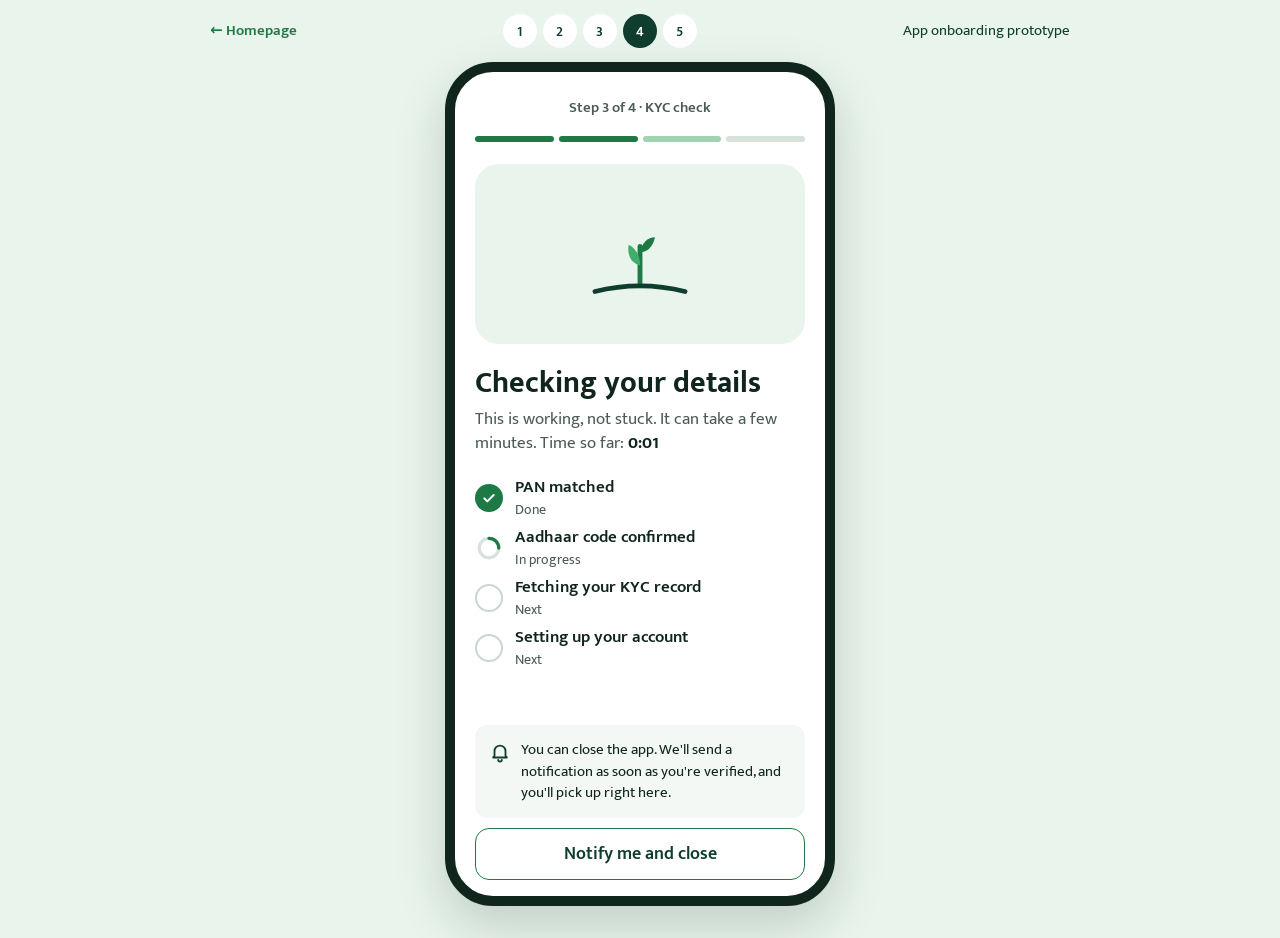
<file: public/app/4.html>
<!doctype html>
<html lang="en">
<head>
<meta charset="utf-8">
<meta name="viewport" content="width=device-width, initial-scale=1">
<title>Sprout app · Verifying KYC</title>
<link rel="icon" href="../assets/favicon.svg" type="image/svg+xml">
<link rel="stylesheet" href="https://fonts.googleapis.com/css2?family=Mukta:wght@400;500;600;700&display=swap">
<link rel="stylesheet" href="../assets/style.css">
<style>.sway{animation-duration:2.4s}</style>
</head>
<body class="app">
<nav class="proto-bar" aria-label="Prototype">
<a href="../index.html">← Homepage</a>
<div class="proto-dots"><a href="1.html">1</a><a href="2.html">2</a><a href="3.html">3</a><a href="4.html" aria-current="page">4</a><a href="5.html">5</a></div>
<span>App onboarding prototype</span>
</nav>
<main class="phone">
<div class="screen">
<div class="topbar" style="justify-content:center"><span class="step-label">Step 3 of 4 · KYC check</span></div>
<div class="bar" aria-hidden="true" style="margin-top:6px"><span class="on"></span><span class="on"></span><span id="bar3" class="half"></span><span></span></div>

<div style="margin-top:22px;background:#E8F4EC;border-radius:24px;height:180px;display:flex;align-items:center;justify-content:center">
<svg id="ankWait" width="120" height="120" viewBox="0 0 64 64" role="img" aria-label="Ankur swaying gently while it waits"><g class="sway"><path d="M32 49 V28" stroke="#1E7A45" stroke-width="2.6" stroke-linecap="round"/><path d="M32 38 C27 37 25 32 26 27 C30 29 32 33 32 38 Z" fill="#3FAE6A"/><path d="M32 31 C33 26 36 23 40 23 C39 28 36 31 32 31 Z" fill="#1E7A45"/></g><path d="M8 52 Q32 46 56 52" fill="none" stroke="#0F3D2E" stroke-width="2.6" stroke-linecap="round"/></svg>
<svg id="ankDone" class="hidden" width="120" height="120" viewBox="0 0 64 64" role="img" aria-label="Ankur with both leaves open"><path d="M32 49 V26" stroke="#1E7A45" stroke-width="2.6" stroke-linecap="round"/><path d="M32 34 C24 32 19 25 20 16 C27 18 31 25 32 34 Z" fill="#3FAE6A"/><path d="M32 30 C34 21 40 15 49 14 C47 23 41 29 32 30 Z" fill="#1E7A45"/><path d="M8 52 Q32 46 56 52" fill="none" stroke="#0F3D2E" stroke-width="2.6" stroke-linecap="round"/></svg>
</div>

<div aria-live="polite">
<div id="waitText">
<h1 class="scr-h1" style="margin-top:22px">Checking your details</h1>
<p class="scr-sub">This is working, not stuck. It can take a few minutes. Time so far: <b style="color:#10261C" id="elapsed">0:00</b></p>
</div>
<div id="doneText" class="hidden">
<h1 class="scr-h1" style="margin-top:22px">You're verified.</h1>
<p class="scr-sub">Ankur just opened up. One step left: your first ₹100.</p>
</div>
</div>

<ol class="vlist" id="steps"></ol>

<div class="spacer"></div>
<div id="waitActions">
<div class="note" style="padding:14px"><svg width="22" height="22" viewBox="0 0 24 24" fill="none" stroke="#0F3D2E" stroke-width="2" stroke-linecap="round" stroke-linejoin="round" aria-hidden="true" style="flex:none;margin-top:2px"><path d="M6 16V11a6 6 0 0 1 12 0v5l1.5 2h-15z"/><path d="M10 20.5a2 2 0 0 0 4 0"/></svg><span style="font-size:15px">You can close the app. We'll send a notification as soon as you're verified, and you'll pick up right here.</span></div>
<a class="btn btn-outline btn-block" href="#close" style="margin-top:10px;border-color:#1E7A45">Notify me and close</a>
</div>
<div id="doneActions" class="hidden">
<a class="btn btn-primary btn-block" href="5.html">Choose my first fund</a>
<button type="button" id="replay" class="tap" style="width:100%;justify-content:center;border:0;background:transparent;font-family:inherit;font-size:15px;font-weight:600;color:#1E7A45;cursor:pointer;margin-top:4px">Replay the wait</button>
</div>
</div>
</main>
<script>
(function(){
  var defs=[['PAN matched','In progress'],['Aadhaar code confirmed','In progress'],['Fetching your KYC record','In progress with the KYC registry'],['Setting up your account','In progress']];
  var check='<span class="dot-done"><svg width="16" height="16" viewBox="0 0 24 24" fill="none" stroke="#fff" stroke-width="3" stroke-linecap="round" stroke-linejoin="round" aria-hidden="true"><path d="M5 12.5l4.5 4.5L19 7.5"/></svg></span>';
  var spin='<span style="width:28px;height:28px;flex:none;display:flex;align-items:center;justify-content:center"><svg class="spin" width="26" height="26" viewBox="0 0 24 24" fill="none" aria-hidden="true"><circle cx="12" cy="12" r="9" stroke="#D6E2DA" stroke-width="3"/><path d="M12 3a9 9 0 0 1 9 9" stroke="#1E7A45" stroke-width="3" stroke-linecap="round"/></svg></span>';
  var todo='<span class="dot-todo"></span>';
  var secs=0,iv;
  function $(id){return document.getElementById(id)}
  function render(){
    var stage=Math.min(4,1+Math.floor(secs/3)),done=stage>=4;
    $('steps').innerHTML=defs.map(function(d,i){
      var icon=i<stage?check:(i===stage?spin:todo);
      var st=i<stage?'Done':(i===stage?d[1]:'Next');
      return '<li>'+icon+'<span style="display:flex;flex-direction:column"><b style="font-size:17px;font-weight:600">'+d[0]+'</b><span class="muted" style="font-size:14px">'+st+'</span></span></li>';
    }).join('');
    $('elapsed').textContent='0:'+(secs<10?'0'+secs:secs);
    ['ankWait','waitText','waitActions'].forEach(function(id){$(id).classList.toggle('hidden',done)});
    ['ankDone','doneText','doneActions'].forEach(function(id){$(id).classList.toggle('hidden',!done)});
    $('bar3').className=done?'on':'half';
    if(done)clearInterval(iv);
  }
  function start(){secs=0;render();clearInterval(iv);iv=setInterval(function(){secs++;render()},1000)}
  $('replay').addEventListener('click',start);
  start();
})();
</script>
</body>
</html>
</file>
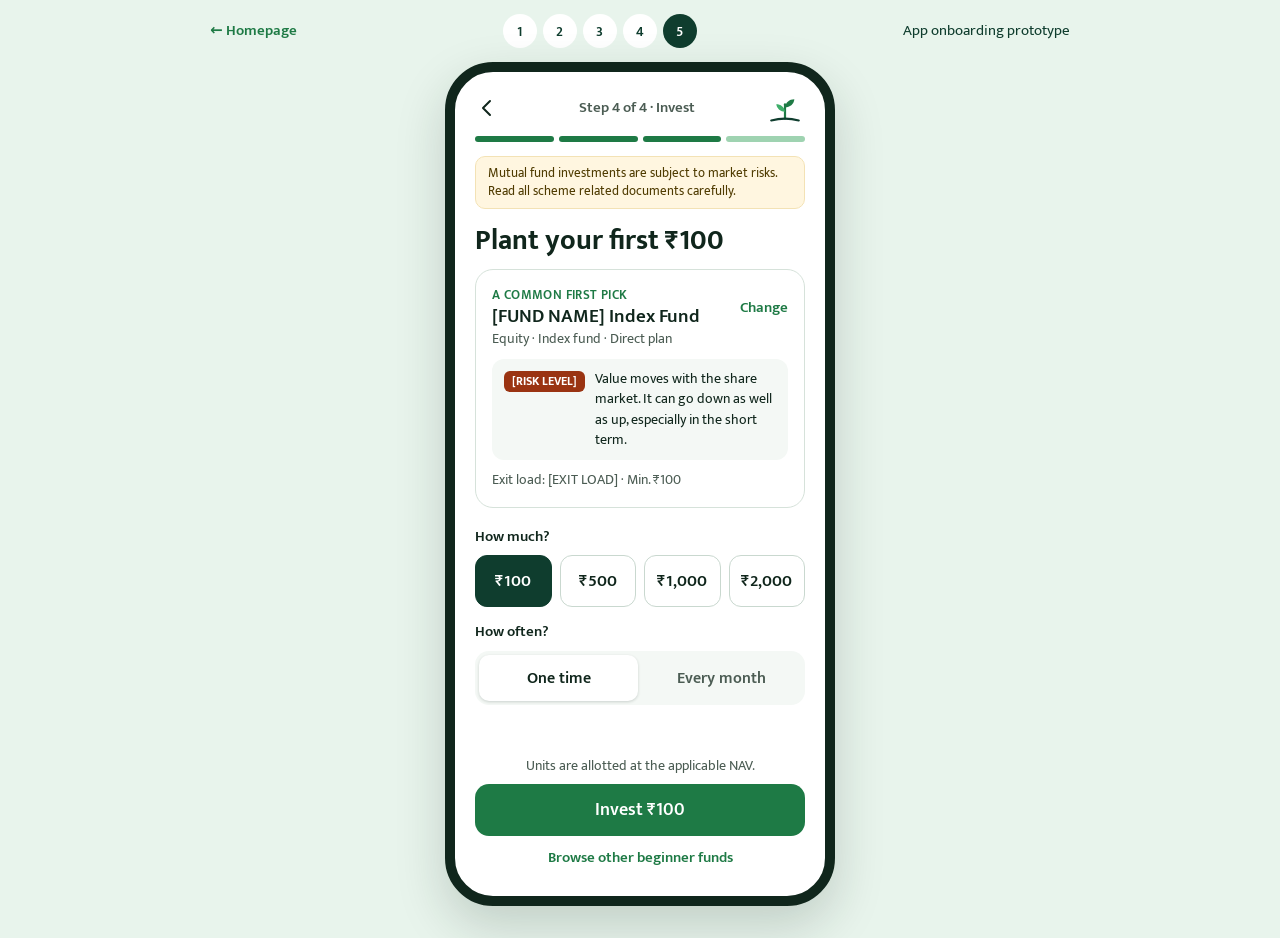
<file: public/app/5.html>
<!doctype html>
<html lang="en">
<head>
<meta charset="utf-8">
<meta name="viewport" content="width=device-width, initial-scale=1">
<title>Sprout app · First investment</title>
<link rel="icon" href="../assets/favicon.svg" type="image/svg+xml">
<link rel="stylesheet" href="https://fonts.googleapis.com/css2?family=Mukta:wght@400;500;600;700&display=swap">
<link rel="stylesheet" href="../assets/style.css">
</head>
<body class="app">
<nav class="proto-bar" aria-label="Prototype">
<a href="../index.html">← Homepage</a>
<div class="proto-dots"><a href="1.html">1</a><a href="2.html">2</a><a href="3.html">3</a><a href="4.html">4</a><a href="5.html" aria-current="page">5</a></div>
<span>App onboarding prototype</span>
</nav>
<main class="phone">
<div class="screen">
<div class="topbar">
<a class="back" href="4.html" aria-label="Back"><svg width="24" height="24" viewBox="0 0 24 24" fill="none" stroke="#10261C" stroke-width="2" stroke-linecap="round" stroke-linejoin="round" aria-hidden="true"><path d="M15 5l-7 7 7 7"/></svg></a>
<span class="step-label">Step 4 of 4 · Invest</span>
<svg width="40" height="40" viewBox="0 0 64 64" role="img" aria-label="Ankur, two leaves"><path d="M32 49 V26" stroke="#1E7A45" stroke-width="3.5" stroke-linecap="round"/><path d="M32 38 C25 38 19 33 18 26 C25 26 31 30 32 38 Z" fill="#3FAE6A"/><path d="M32 31 C33 23 39 18 47 18 C46 26 40 31 32 31 Z" fill="#1E7A45"/><path d="M10 52 Q32 46 54 52" fill="none" stroke="#0F3D2E" stroke-width="3.5" stroke-linecap="round"/></svg>
</div>
<div class="bar" aria-hidden="true" style="margin-top:6px"><span class="on"></span><span class="on"></span><span class="on"></span><span class="half"></span></div>

<p style="margin-top:14px;background:#FFF6E0;border:1px solid #F3E2B5;border-radius:10px;padding:8px 12px;font-size:12.5px;line-height:1.4;color:#4F3B00">Mutual fund investments are subject to market risks. Read all scheme related documents carefully.</p>

<h1 class="scr-h1" style="font-size:28px;margin:16px 0 12px">Plant your first ₹100</h1>

<div style="border:1.5px solid #D6E2DA;border-radius:18px;padding:16px;display:flex;flex-direction:column;gap:10px">
<div style="display:flex;justify-content:space-between;align-items:flex-start;gap:10px">
<div><div class="eyebrow" style="font-size:13px">A common first pick</div><div style="font-size:19px;font-weight:600;line-height:1.25">[FUND NAME] Index Fund</div><div class="muted" style="font-size:14px">Equity · Index fund · Direct plan</div></div>
<a class="tap" href="#switch" style="flex:none;font-size:15px;font-weight:600;text-decoration:none">Change</a>
</div>
<div style="display:flex;gap:10px;align-items:flex-start;background:#F4F8F5;border-radius:12px;padding:10px 12px">
<span style="flex:none;font-size:12px;font-weight:700;color:#fff;background:#9A3412;border-radius:6px;padding:2px 8px;margin-top:2px">[RISK LEVEL]</span>
<span style="font-size:14px">Value moves with the share market. It can go down as well as up, especially in the short term.</span>
</div>
<div class="muted" style="font-size:14px">Exit load: [EXIT LOAD] · Min. ₹100</div>
</div>

<fieldset style="margin-top:18px">
<legend class="field-label" style="margin-bottom:8px">How much?</legend>
<div class="chips" id="chips">
<button type="button" data-v="100" aria-pressed="true">₹100</button>
<button type="button" data-v="500" aria-pressed="false">₹500</button>
<button type="button" data-v="1000" aria-pressed="false">₹1,000</button>
<button type="button" data-v="2000" aria-pressed="false">₹2,000</button>
</div>
</fieldset>

<fieldset style="margin-top:14px">
<legend class="field-label" style="margin-bottom:8px">How often?</legend>
<div class="seg" id="seg">
<button type="button" data-m="0" aria-pressed="true">One time</button>
<button type="button" data-m="1" aria-pressed="false">Every month</button>
</div>
</fieldset>

<div class="spacer"></div>
<p class="muted" id="summary" style="font-size:14px;text-align:center;margin-bottom:8px">Units are allotted at the applicable NAV.</p>
<a class="btn btn-primary btn-block" id="cta" href="#pay">Invest ₹100</a>
<a class="tap" href="#later" style="justify-content:center;width:100%;font-size:15px;font-weight:600;text-decoration:none">Browse other beginner funds</a>
</div>
</main>
<script>
(function(){
  var amt=100,monthly=false;
  function fmt(n){return '₹'+n.toLocaleString('en-IN')}
  function render(){
    document.querySelectorAll('#chips button').forEach(function(b){b.setAttribute('aria-pressed',+b.dataset.v===amt?'true':'false')});
    document.querySelectorAll('#seg button').forEach(function(b){b.setAttribute('aria-pressed',(b.dataset.m==='1')===monthly?'true':'false')});
    document.getElementById('cta').textContent=monthly?'Start '+fmt(amt)+' every month':'Invest '+fmt(amt);
    document.getElementById('summary').textContent=monthly?'Pause or cancel anytime in the app. Units at the applicable NAV.':'Units are allotted at the applicable NAV.';
  }
  document.querySelectorAll('#chips button').forEach(function(b){b.addEventListener('click',function(){amt=+b.dataset.v;render()})});
  document.querySelectorAll('#seg button').forEach(function(b){b.addEventListener('click',function(){monthly=b.dataset.m==='1';render()})});
  render();
})();
</script>
</body>
</html>
</file>
<file: public/assets/style.css>
:root{
  --green:#1E7A45;--forest:#0F3D2E;--ink:#10261C;--moss:#4B5C53;
  --leaf:#3FAE6A;--marigold:#F2B33D;--mint:#E8F4EC;--mist:#F4F8F5;
  --line:#D6E2DA;--line2:#C9D8CF;--warn-bg:#FFF6E0;--warn-ink:#4F3B00;--warn-line:#F3E2B5;
}
*{box-sizing:border-box}
html{-webkit-text-size-adjust:100%}
body{margin:0;background:#fff;color:var(--ink);font-family:'Mukta',system-ui,-apple-system,'Segoe UI',sans-serif;font-size:17px;line-height:1.5}
a{color:var(--green)}a:hover{color:var(--forest)}
h1,h2,h3,p{margin:0}
img,svg{display:block}
.wrap{max-width:1200px;margin:0 auto;padding:0 20px}
.btn{display:inline-flex;align-items:center;justify-content:center;min-height:52px;padding:0 24px;border-radius:14px;font-weight:600;font-size:18px;text-decoration:none;border:0;font-family:inherit;cursor:pointer}
.btn-primary{background:var(--green);color:#fff}.btn-primary:hover{background:var(--forest);color:#fff}
.btn-outline{background:#fff;color:var(--forest);border:1.5px solid var(--line2)}
.btn-light{background:#fff;color:var(--forest)}
.btn-block{display:flex;width:100%}
.tap{min-height:44px;display:inline-flex;align-items:center}
.muted{color:var(--moss)}
.eyebrow{font-size:14px;font-weight:600;color:var(--green);letter-spacing:.4px;text-transform:uppercase}
.pill{display:inline-block;background:var(--mint);color:var(--forest);font-size:15px;font-weight:600;padding:5px 14px;border-radius:20px}
.disclaimer{background:var(--warn-bg);color:var(--warn-ink);border-bottom:1px solid var(--warn-line);font-size:13.5px;line-height:1.4}
.disclaimer p{max-width:1200px;margin:0 auto;padding:9px 20px}
.sway{transform-origin:32px 49px;animation:sway 3s ease-in-out infinite}
@keyframes sway{0%,100%{transform:rotate(-5deg)}50%{transform:rotate(5deg)}}
.spin{animation:spin 1s linear infinite}
@keyframes spin{to{transform:rotate(360deg)}}
@media (prefers-reduced-motion:reduce){.sway,.spin{animation:none}}
.lang{display:inline-flex;border:1px solid var(--line2);border-radius:22px;padding:2px}
.lang button{min-width:44px;min-height:40px;padding:0 12px;border:0;border-radius:20px;background:transparent;color:var(--ink);font-family:inherit;font-size:15px;font-weight:600;cursor:pointer}
.lang button[aria-pressed="true"]{background:var(--ink);color:#fff}
:focus-visible{outline:3px solid var(--marigold);outline-offset:2px}

/* ---------- homepage ---------- */
.site-header{border-bottom:1px solid #E3ECE6;background:#fff}
.site-header .wrap{display:flex;align-items:center;justify-content:space-between;gap:12px;padding-top:10px;padding-bottom:10px}
.logo{display:flex;align-items:center;gap:8px;text-decoration:none;color:var(--ink);min-height:44px;font-size:23px;font-weight:700;letter-spacing:-.3px}
.nav{display:flex;align-items:center;gap:4px 22px}
.nav .link{color:var(--ink);text-decoration:none}
.nav .cta{min-height:44px;font-size:16px;padding:0 18px;border-radius:12px}
.hero{display:flex;flex-wrap:wrap;align-items:center;gap:48px;padding-top:64px;padding-bottom:80px}
.hero-copy{flex:1 1 460px;min-width:0;display:flex;flex-direction:column;gap:22px;align-items:flex-start}
.hero h1{font-size:clamp(40px,6vw,68px);line-height:1.04;font-weight:700;letter-spacing:-1.4px}
.hero .lede{font-size:clamp(18px,1.8vw,21px);color:var(--moss);max-width:32rem}
.qr-box{display:flex;flex-wrap:wrap;align-items:center;gap:18px;padding:16px;border:1.5px solid #E3ECE6;border-radius:20px}
.qr{width:104px;height:104px;border-radius:12px;background:var(--mist);border:1.5px dashed #9FB6A8;display:flex;align-items:center;justify-content:center;font-size:13px;color:var(--moss);text-align:center}
.hero-art{flex:1 1 360px;min-width:0;display:flex;justify-content:center}
.stage{position:relative;width:100%;max-width:440px;background:var(--mint);border-radius:32px;padding:40px 0;display:flex;justify-content:center}
.mini-phone{width:280px;height:560px;background:#fff;border:8px solid var(--ink);border-radius:40px;padding:28px 20px 20px;display:flex;flex-direction:column;gap:14px}
.bar{display:flex;gap:5px}.bar span{flex:1;height:6px;border-radius:3px;background:var(--line)}.bar span.on{background:var(--green)}.bar span.half{background:#9FD3B1}
.mini-row{display:flex;align-items:center;gap:10px;font-size:15px;font-weight:500;border:1px solid var(--line);border-radius:12px;padding:10px}
.badge-float{position:absolute;left:-10px;bottom:52px;background:#fff;border-radius:16px;padding:10px 14px;display:flex;align-items:center;gap:8px;box-shadow:0 6px 20px rgba(16,38,28,.12);font-weight:600;font-size:15px}
.ready{border:1.5px solid var(--ink);border-radius:24px;padding:28px;display:flex;flex-wrap:wrap;align-items:center;gap:24px 44px}
.ready h2{flex:1 1 260px;font-size:clamp(24px,3vw,32px);line-height:1.15}
.ready-item{flex:1 1 240px;display:flex;gap:14px;align-items:flex-start}
.ico{flex:none;width:48px;height:48px;border-radius:12px;background:var(--mint);display:flex;align-items:center;justify-content:center}
.section{padding-top:80px;padding-bottom:80px}
.h2{font-size:clamp(28px,4vw,44px);line-height:1.1;font-weight:700;letter-spacing:-.6px}
.steps{list-style:none;margin:36px 0 0;padding:0;display:grid;grid-template-columns:repeat(auto-fit,minmax(220px,1fr));gap:18px}
.steps li{background:#fff;border-radius:20px;padding:24px;display:flex;flex-direction:column;gap:8px}
.steps li.last{background:var(--forest);color:#fff}
.steps li.last .eyebrow{color:#BFE6CC}.steps li.last .muted{color:#D3DED7}
.steps .t{font-size:21px;font-weight:600}
.split{display:flex;flex-wrap:wrap;gap:44px;align-items:center}
.split>div{flex:1 1 420px;min-width:0}
.tiles{display:grid;grid-template-columns:repeat(2,minmax(0,1fr));gap:12px;max-width:32rem;margin-top:22px}
.tile{background:var(--mist);border-radius:16px;padding:16px}.tile b{display:block;font-size:18px}
.video{width:100%;aspect-ratio:16/10;border:0;border-radius:24px;background:var(--forest);color:#fff;font-family:inherit;display:flex;flex-direction:column;align-items:center;justify-content:center;gap:12px;cursor:pointer}
.play{width:72px;height:72px;border-radius:36px;background:#fff;display:flex;align-items:center;justify-content:center}
.faq{max-width:800px}
details{border-bottom:1px solid #E3ECE6}
summary{cursor:pointer;list-style:none;min-height:58px;display:flex;align-items:center;justify-content:space-between;gap:12px;font-size:19px;font-weight:600}
summary::-webkit-details-marker{display:none}
summary::after{content:"+";font-size:24px;color:var(--green)}
details[open] summary::after{content:"−"}
details p{margin:0 0 16px;color:var(--moss)}
.band{background:var(--forest);color:#fff}
.band .wrap{display:flex;flex-wrap:wrap;align-items:center;justify-content:space-between;gap:20px;padding-top:56px;padding-bottom:56px}
.band h2{font-size:clamp(28px,4vw,40px);line-height:1.1}
footer.site{background:var(--ink);color:#D3DED7;font-size:14px;line-height:1.6}
footer.site .wrap{display:flex;flex-wrap:wrap;gap:20px 44px;padding-top:36px;padding-bottom:44px}
footer.site a{color:#fff}
.legal{display:flex;flex-wrap:wrap;gap:0 20px;align-content:flex-start}
.design-links{display:flex;flex-wrap:wrap;gap:10px;margin-top:6px}
.design-links a{color:#fff;border:1px solid #3B5A4B;border-radius:12px;padding:0 14px;min-height:44px;display:inline-flex;align-items:center;text-decoration:none}

@media (max-width:820px){
  .nav .link{display:none}
  .hero{padding-top:28px;padding-bottom:40px;gap:28px}
  .hero-art{order:-1}
  .stage{padding:24px 0}
  .mini-phone{display:none}
  .stage .big-ankur{display:block}
  .badge-float{display:none}
  .qr-box{display:none}
  .mobile-cta{display:flex!important}
  .section{padding-top:48px;padding-bottom:48px}
  .ready{padding:22px 20px}
}
.mobile-cta{display:none;flex-direction:column;gap:10px;width:100%}
.big-ankur{display:none}

/* ---------- app prototype ---------- */
body.app{background:var(--mint);min-height:100vh;display:flex;flex-direction:column;align-items:center}
.proto-bar{width:100%;max-width:900px;display:flex;align-items:center;justify-content:space-between;gap:12px;padding:14px 20px;font-size:15px;color:var(--forest)}
.proto-bar a{font-weight:600;text-decoration:none}
.proto-dots{display:flex;gap:6px}
.proto-dots a{width:34px;height:34px;border-radius:17px;display:flex;align-items:center;justify-content:center;background:#fff;color:var(--forest);font-size:14px;font-weight:600}
.proto-dots a[aria-current="page"]{background:var(--forest);color:#fff}
.phone{width:390px;height:844px;background:#fff;border:10px solid var(--ink);border-radius:48px;overflow:hidden;margin-bottom:32px;box-shadow:0 20px 50px rgba(16,38,28,.18)}
.screen{height:100%;display:flex;flex-direction:column;padding:14px 20px 16px;line-height:1.45;overflow-y:auto}
@media (max-width:520px){
  .proto-bar{display:none}
  body.app{background:#fff}
  .phone{width:100%;height:auto;min-height:100vh;min-height:100dvh;border:0;border-radius:0;box-shadow:none;margin:0}
  .screen{min-height:100vh;min-height:100dvh}
}
.topbar{display:flex;align-items:center;justify-content:space-between;min-height:44px}
.back{width:44px;height:44px;display:flex;align-items:center;justify-content:center;margin-left:-10px}
.step-label{font-size:15px;font-weight:600;color:var(--moss)}
.scr-h1{font-size:30px;line-height:1.15;font-weight:700;margin:26px 0 6px}
.scr-sub{font-size:17px;color:var(--moss)}
.field-label{display:block;font-size:15px;font-weight:600;margin-bottom:6px}
.input{width:100%;min-height:56px;border:1.5px solid #9FB6A8;border-radius:14px;padding:0 16px;font-family:inherit;font-size:19px;color:var(--ink);background:#fff}
.input:focus{border:2px solid var(--green);outline:none}
.spacer{flex:1;min-height:16px}
.note{display:flex;gap:10px;align-items:flex-start;background:var(--mist);border-radius:12px;padding:12px 14px;font-size:14.5px;color:var(--ink)}
.check-row{display:flex;align-items:center;gap:14px;min-height:62px;border:1.5px solid var(--line);border-radius:14px;padding:0 16px;cursor:pointer;margin-top:10px}
.check-row input{width:22px;height:22px;margin:0;accent-color:var(--green)}
.otp{display:grid;grid-template-columns:repeat(6,minmax(0,1fr));gap:8px}
.otp input{height:56px;width:100%;text-align:center;font-family:inherit;font-size:24px;font-weight:600;border:1.5px solid #9FB6A8;border-radius:12px;color:var(--ink)}
.otp input:focus{border:2px solid var(--green);outline:none}
.chips{display:grid;grid-template-columns:repeat(4,minmax(0,1fr));gap:8px}
.chips button{min-height:52px;border-radius:12px;font-family:inherit;font-size:17px;font-weight:600;cursor:pointer;background:#fff;color:var(--ink);border:1.5px solid var(--line2)}
.chips button[aria-pressed="true"]{background:var(--forest);color:#fff;border-color:var(--forest)}
.seg{display:grid;grid-template-columns:repeat(2,minmax(0,1fr));gap:4px;background:var(--mist);border-radius:14px;padding:4px}
.seg button{min-height:46px;border:0;border-radius:10px;font-family:inherit;font-size:16px;font-weight:600;cursor:pointer;background:transparent;color:var(--moss)}
.seg button[aria-pressed="true"]{background:#fff;color:var(--ink);box-shadow:0 1px 3px rgba(16,38,28,.18)}
fieldset{border:0;padding:0;margin:0}legend{padding:0}
.vlist{list-style:none;margin:18px 0 0;padding:0;display:flex;flex-direction:column;gap:2px}
.vlist li{display:flex;align-items:center;gap:12px;min-height:48px}
.dot-done{width:28px;height:28px;border-radius:14px;background:var(--green);display:flex;align-items:center;justify-content:center;flex:none}
.dot-todo{width:28px;height:28px;border-radius:14px;border:2px solid var(--line2);flex:none}
.hidden{display:none!important}

/* ---------- mascot page ---------- */
.mascot-grid{display:grid;grid-template-columns:repeat(auto-fit,minmax(220px,1fr));gap:14px}
.card{border:1px solid #E3ECE6;border-radius:18px;padding:16px;display:flex;flex-direction:column;gap:6px}
.swatch{display:flex;align-items:center;gap:12px;padding:4px 0}
.swatch span.c{width:44px;height:44px;border-radius:10px;flex:none}
</file>
